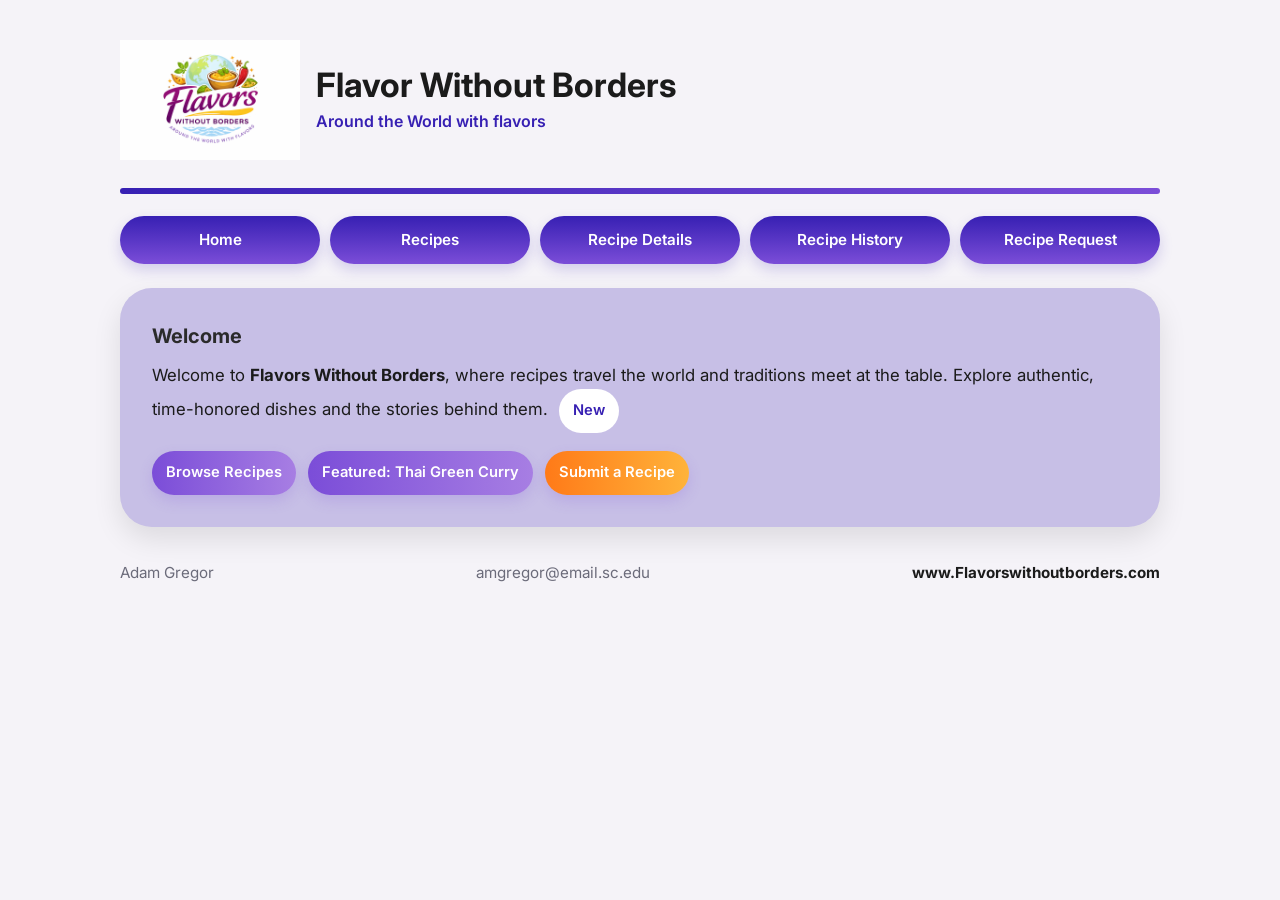
<file: index.html>
<!doctype html>
<html lang="en">
<head>
  <!--
    Author: Adam Gregor
    Course: Web Design
    Assignment: GitHub Pages Site
  -->
  <meta charset="utf-8">
  <meta name="viewport" content="width=device-width, initial-scale=1">
  <title>Flavors Without Borders — Home</title>
  <link rel="stylesheet" href="styles.css">
</head>
<body>
  <div class="container">

    <header class="header">
      <img src="images/flavors-logo.png" alt="Flavors Without Borders Logo" class="logo">
      <div class="header-text">
        <h1 class="site-title">Flavor Without Borders</h1>
        <p class="site-sub">Around the World with flavors</p>
      </div>
    </header>

    <div class="hr" role="separator" aria-hidden="true"></div>

    <nav class="nav" aria-label="Main navigation">
      <a href="index.html" aria-current="page">Home</a>
      <a href="recipes.html">Recipes</a>
      <a href="details.html">Recipe Details</a>
      <a href="history.html">Recipe History</a>
      <a href="request.html">Recipe Request</a>
    </nav>

    <main>
      <section class="round-panel" aria-labelledby="introHeading">
        <h2 id="introHeading" class="section-title">Welcome</h2>
        <p class="lead">
          Welcome to <strong>Flavors Without Borders</strong>, where recipes travel the world and traditions meet at the table.
          Explore authentic, time-honored dishes and the stories behind them.
          <span class="badge-inline">New</span>
        </p>

        <div class="button-row">
          <a class="badge" href="recipes.html">Browse Recipes</a>
          <a class="badge" href="details.html">Featured: Thai Green Curry</a>
          <a class="badge badge-accent" href="request.html">Submit a Recipe</a>
        </div>
      </section>
    </main>

    <footer class="footer">
      <div>Adam Gregor</div>
      <div><a href="mailto:amgregor@email.sc.edu">amgregor@email.sc.edu</a></div>
      <div class="footer-strong">www.Flavorswithoutborders.com</div>
    </footer>

  </div>
</body>
</html>
</file>
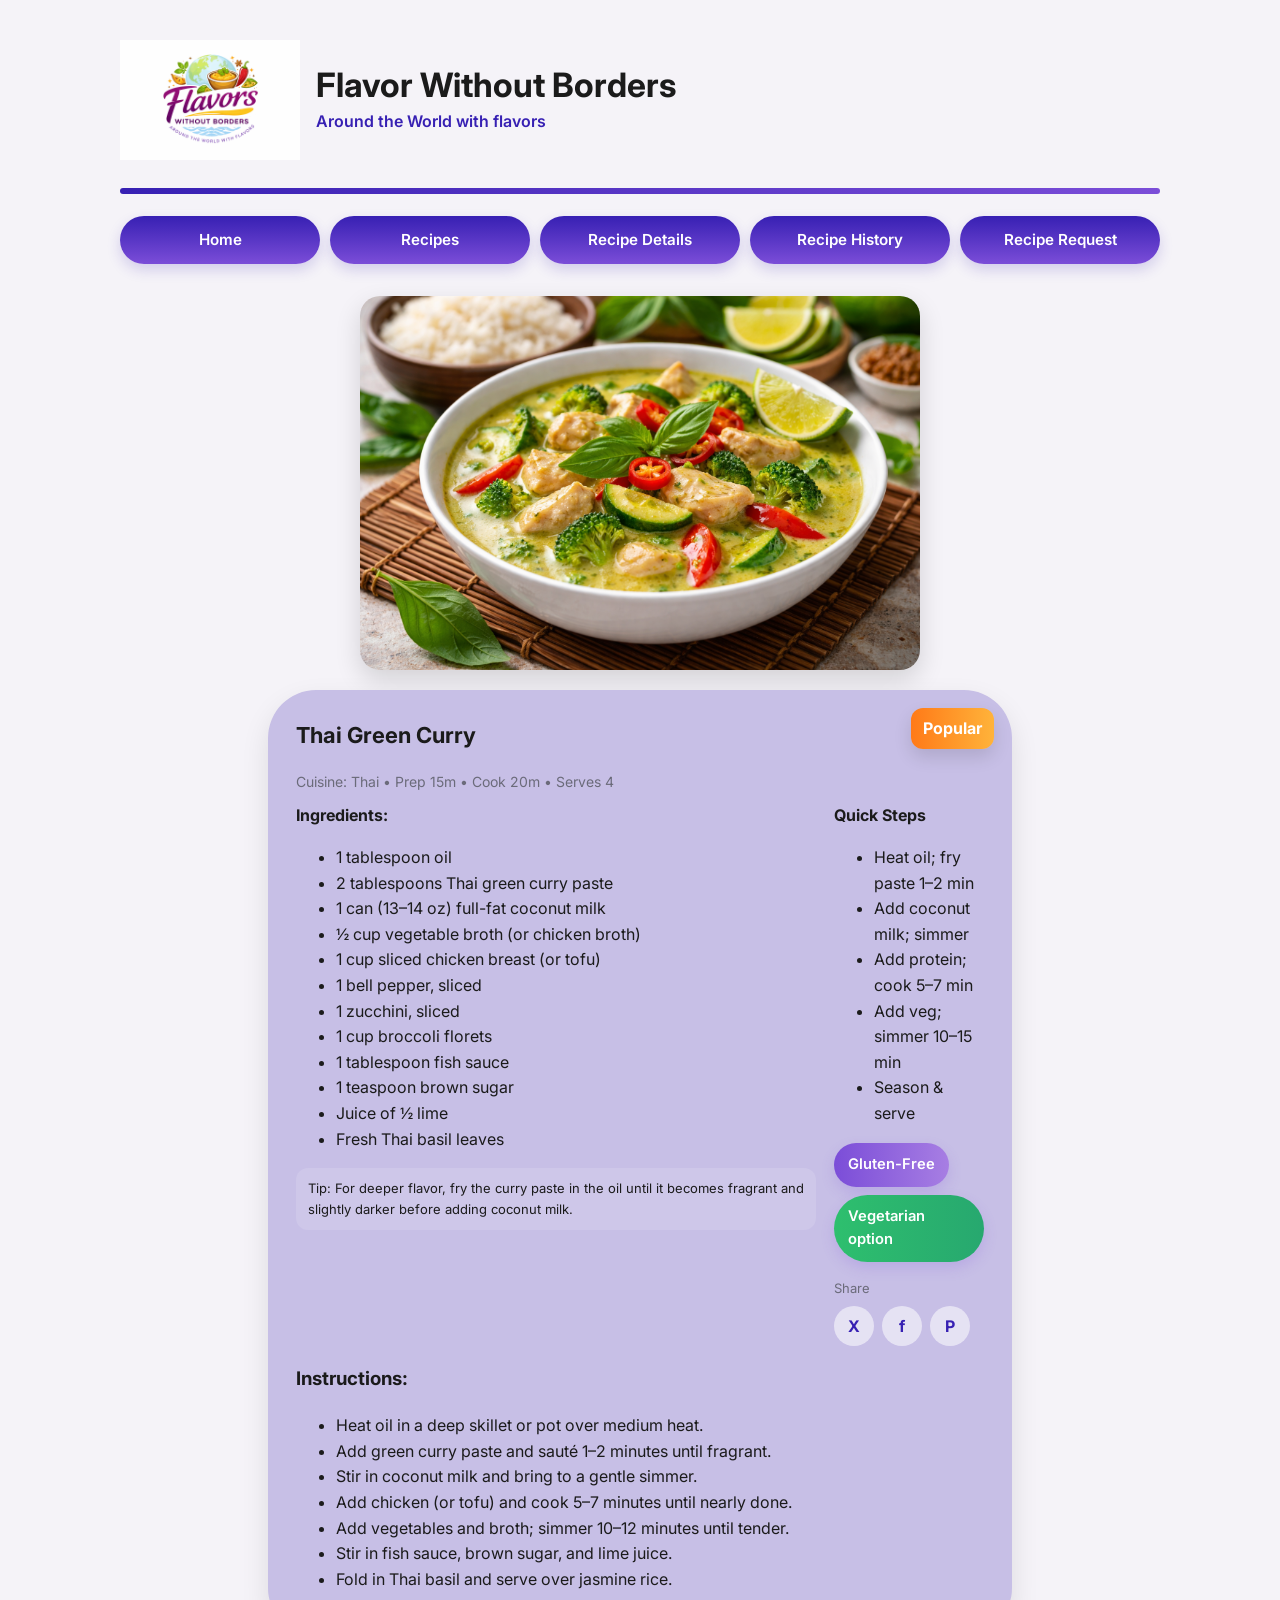
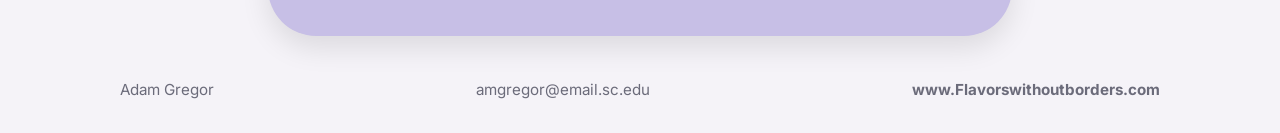
<file: details.html>
<!doctype html>
<html lang="en">
<head>
  <!--
    Author: Adam Gregor
    Course: Web Design
    Assignment: GitHub Pages Site
  -->
  <meta charset="utf-8">
  <meta name="viewport" content="width=device-width,initial-scale=1">
  <title>Recipe Details - Flavors Without Borders</title>
  <link rel="stylesheet" href="styles.css">
  <style>
    /* Internal CSS kept for page-specific tweaks */
    .details-container{
      max-width:760px;
      margin:0 auto;
      padding:8px;
    }
    /* wider but controlled image */
    .recipe-image{
      width:560px;
      max-width:90%;
      display:block;
      margin:0 auto 20px;
      border-radius:20px;
      box-shadow:0 10px 26px rgba(0,0,0,0.14);
      transition: transform .18s ease, filter .18s ease;
    }
    .recipe-image:hover{ transform:scale(1.01); filter:brightness(.99); }

    .details-card{
      background:#c7bfe6;
      padding:28px;
      border-radius:48px;
      position:relative;
      overflow:hidden;
    }
    .details-card h2{ margin-top:0; font-size:22px; }
    .details-meta{ color:var(--muted); margin-bottom:10px; font-size:14px; }

    .card-columns{
      display:grid;
      grid-template-columns: 1fr 150px;
      gap:18px;
      align-items:start;
    }
    @media (max-width:780px){
      .card-columns{ grid-template-columns: 1fr; }
    }

    @keyframes popIn {
      from { transform: translateY(6px); opacity:0 }
      to { transform: translateY(0); opacity:1 }
    }
    .details-card ul li{ animation: popIn .22s ease both; }
    .details-card ul li:nth-child(odd){ animation-delay: .04s; }
    .details-card ul li:nth-child(even){ animation-delay: .08s; }
  </style>
</head>
<body>
  <div class="container">

    <header class="header">
      <img src="images/flavors-logo.png" class="logo" alt="Flavors Without Borders Logo">
      <div>
        <h1 class="site-title" style="margin:0;">Flavor Without Borders</h1>
        <div class="site-sub">Around the World with flavors</div>
      </div>
    </header>

    <div class="hr" role="separator" aria-hidden="true"></div>

    <nav class="nav" aria-label="Main navigation">
      <a href="index.html">Home</a>
      <a href="recipes.html">Recipes</a>
      <a href="details.html">Recipe Details</a>
      <a href="history.html">Recipe History</a>
      <a href="request.html">Recipe Request</a>
    </nav>

    <main class="details-container" role="main" aria-labelledby="detailHeading">
      <!-- image now sourced from images/ -->
      <img src="images/thai-curry.png" class="recipe-image" alt="Thai Green Curry">

      <div class="details-card" aria-labelledby="detailHeading">
        <div class="feature-label" style="position:absolute; right:18px; top:18px; background:linear-gradient(90deg,#ff7a18,#ffb33a); color:#fff; padding:8px 12px; border-radius:12px; font-weight:700; box-shadow:0 8px 18px rgba(0,0,0,0.12);">Popular</div>

        <h2 id="detailHeading">Thai Green Curry</h2>
        <div class="details-meta">Cuisine: Thai • Prep 15m • Cook 20m • Serves 4</div>

        <div class="card-columns">
          <div>
            <strong>Ingredients:</strong>
            <ul>
              <li>1 tablespoon oil</li>
              <li>2 tablespoons Thai green curry paste</li>
              <li>1 can (13–14 oz) full-fat coconut milk</li>
              <li>½ cup vegetable broth (or chicken broth)</li>
              <li>1 cup sliced chicken breast (or tofu)</li>
              <li>1 bell pepper, sliced</li>
              <li>1 zucchini, sliced</li>
              <li>1 cup broccoli florets</li>
              <li>1 tablespoon fish sauce</li>
              <li>1 teaspoon brown sugar</li>
              <li>Juice of ½ lime</li>
              <li>Fresh Thai basil leaves</li>
            </ul>

            <div class="tip" style="background: rgba(255,255,255,0.12); padding:10px 12px; border-radius:12px; font-size:13px; margin-top:12px;">
              Tip: For deeper flavor, fry the curry paste in the oil until it becomes fragrant and slightly darker before adding coconut milk.
            </div>
          </div>

          <aside>
            <strong>Quick Steps</strong>
            <ul>
              <li>Heat oil; fry paste 1–2 min</li>
              <li>Add coconut milk; simmer</li>
              <li>Add protein; cook 5–7 min</li>
              <li>Add veg; simmer 10–15 min</li>
              <li>Season & serve</li>
            </ul>

            <div style="margin-top:12px;">
              <div class="badge">Gluten-Free</div>
              <div class="badge" style="background:linear-gradient(90deg,#2ebf6e,#27a86f); margin-top:8px;">Vegetarian option</div>
            </div>

            <div style="margin-top:16px;">
              <div style="font-size:13px; color:var(--muted);">Share</div>
              <div class="social-row" style="margin-top:8px;">
                <a href="#" title="Share on X">X</a>
                <a href="#" title="Share on Facebook">f</a>
                <a href="#" title="Share on Pinterest">P</a>
              </div>
            </div>
          </aside>
        </div>

        <h3 style="margin-top:18px">Instructions:</h3>
        <ul>
          <li>Heat oil in a deep skillet or pot over medium heat.</li>
          <li>Add green curry paste and sauté 1–2 minutes until fragrant.</li>
          <li>Stir in coconut milk and bring to a gentle simmer.</li>
          <li>Add chicken (or tofu) and cook 5–7 minutes until nearly done.</li>
          <li>Add vegetables and broth; simmer 10–12 minutes until tender.</li>
          <li>Stir in fish sauce, brown sugar, and lime juice.</li>
          <li>Fold in Thai basil and serve over jasmine rice.</li>
        </ul>

      </div>
    </main>

    <footer class="footer">
      <div>Adam Gregor</div>
      <div>amgregor@email.sc.edu</div>
      <div style="font-weight:700">www.Flavorswithoutborders.com</div>
    </footer>

  </div>
</body>
</html>
</file>
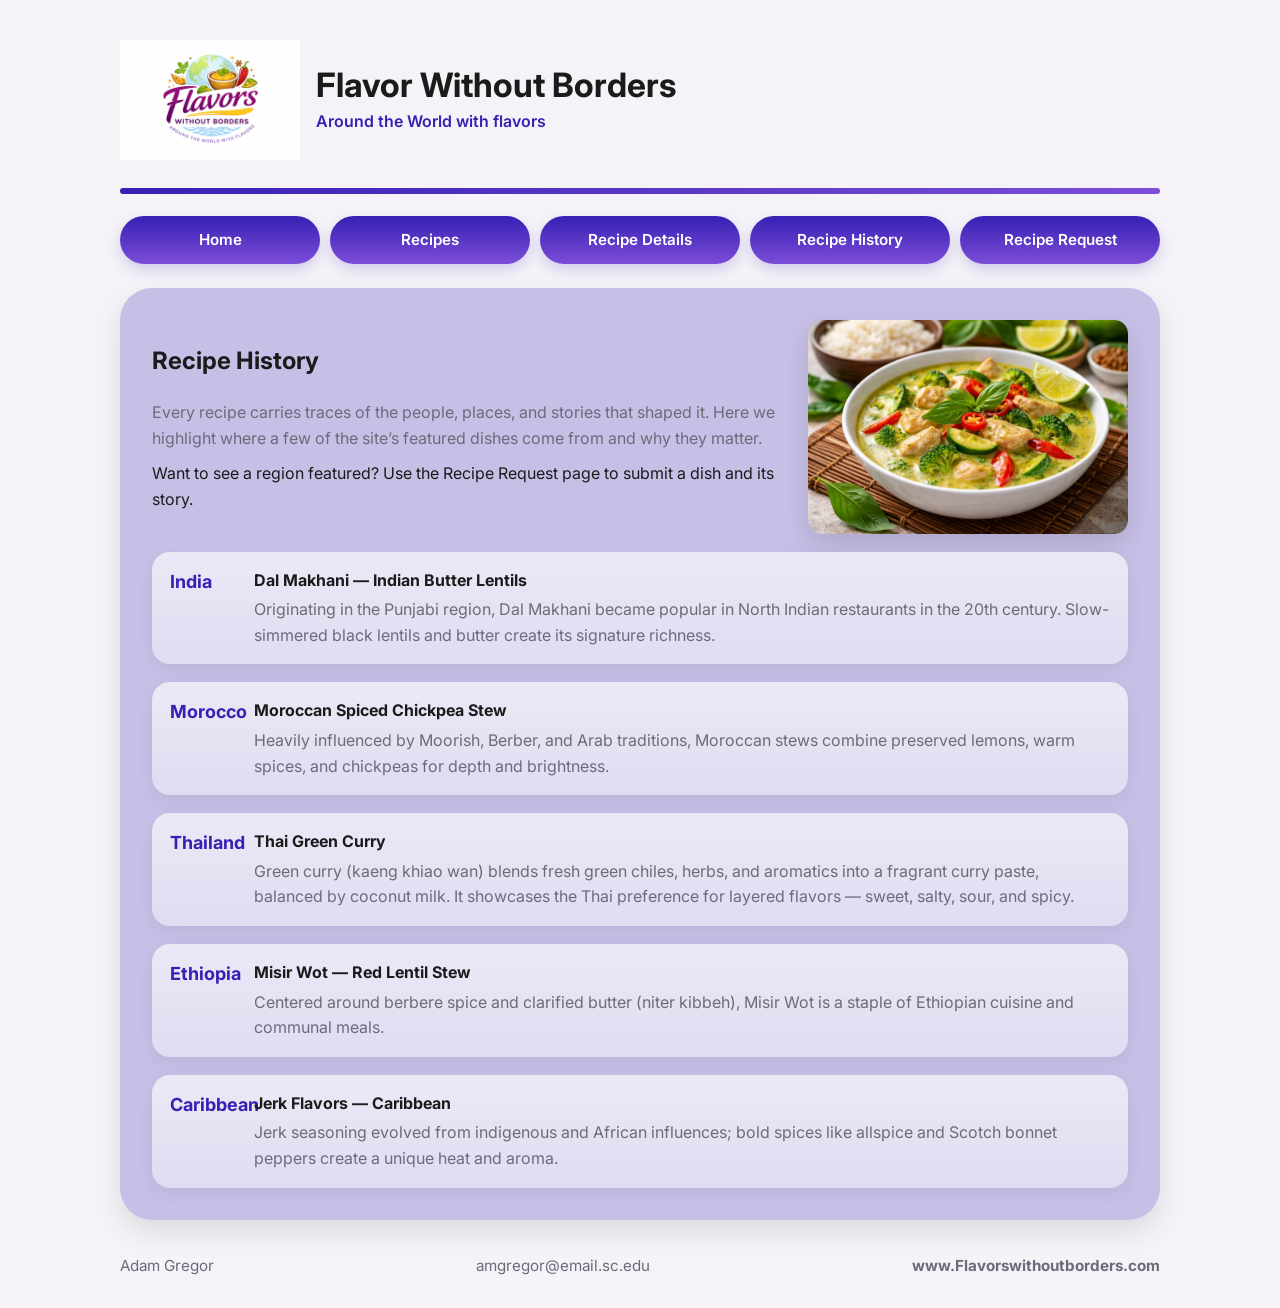
<file: history.html>
<!doctype html>
<html lang="en">
<head>
  <!--
    Author: Adam Gregor
    Course: Web Design
    Assignment: GitHub Pages Site
  -->
  <meta charset="utf-8">
  <meta name="viewport" content="width=device-width,initial-scale=1">
  <title>Recipe History - Flavors Without Borders</title>
  <link rel="stylesheet" href="styles.css">
  <style>
    /* small page-specific tweaks for the timeline */
    .timeline{
      display:grid;
      gap:18px;
      margin-top:12px;
    }
    .timeline-item{
      background:linear-gradient(180deg, rgba(255,255,255,0.65), rgba(255,255,255,0.45));
      border-radius:18px;
      padding:16px 18px;
      box-shadow:0 6px 18px rgba(0,0,0,0.06);
      display:flex;
      gap:12px;
      align-items:flex-start;
    }
    .timeline-item .year{
      font-weight:700;
      color:var(--purple);
      min-width:72px;
      font-size:18px;
      text-align:left;
    }
    .timeline-item .content{
      color:var(--text);
    }
    .history-hero{
      display:flex;
      gap:18px;
      align-items:center;
      margin-bottom:18px;
    }
    .history-hero img{
      width:320px;
      max-width:42%;
      border-radius:14px;
      box-shadow:0 10px 26px rgba(0,0,0,0.12);
    }
    @media (max-width:900px){
      .history-hero{ flex-direction:column; }
      .history-hero img{ max-width:100%; width:100%; }
    }
  </style>
</head>
<body>
  <div class="container">

    <header class="header">
      <img src="images/flavors-logo.png" class="logo" alt="Flavors Without Borders Logo">
      <div>
        <h1 class="site-title" style="margin:0;">Flavor Without Borders</h1>
        <div class="site-sub">Around the World with flavors</div>
      </div>
    </header>

    <div class="hr" aria-hidden="true"></div>

    <nav class="nav" aria-label="Main navigation">
      <a href="index.html">Home</a>
      <a href="recipes.html">Recipes</a>
      <a href="details.html">Recipe Details</a>
      <a href="history.html">Recipe History</a>
      <a href="request.html">Recipe Request</a>
    </nav>

    <main class="round-panel" aria-labelledby="historyHeading">
      <div class="history-hero">
        <div>
          <h2 id="historyHeading" style="margin-top:0;">Recipe History</h2>
          <p style="line-height:1.6; color:var(--muted); margin-bottom:10px;">
            Every recipe carries traces of the people, places, and stories that shaped it.
            Here we highlight where a few of the site’s featured dishes come from and why they matter.
          </p>
          <p style="margin:0;">
            Want to see a region featured? Use the Recipe Request page to submit a dish and its story.
          </p>
        </div>

        <img src="images/thai-curry.png" alt="Thai green curry in a bowl">
      </div>

      <section class="timeline" aria-label="Culinary timeline">
        <article class="timeline-item">
          <div class="year">India</div>
          <div class="content">
            <strong>Dal Makhani — Indian Butter Lentils</strong>
            <div style="color:var(--muted); margin-top:4px;">
              Originating in the Punjabi region, Dal Makhani became popular in North Indian restaurants in the 20th century.
              Slow-simmered black lentils and butter create its signature richness.
            </div>
          </div>
        </article>

        <article class="timeline-item">
          <div class="year">Morocco</div>
          <div class="content">
            <strong>Moroccan Spiced Chickpea Stew</strong>
            <div style="color:var(--muted); margin-top:4px;">
              Heavily influenced by Moorish, Berber, and Arab traditions, Moroccan stews combine preserved lemons, warm spices,
              and chickpeas for depth and brightness.
            </div>
          </div>
        </article>

        <article class="timeline-item">
          <div class="year">Thailand</div>
          <div class="content">
            <strong>Thai Green Curry</strong>
            <div style="color:var(--muted); margin-top:4px;">
              Green curry (kaeng khiao wan) blends fresh green chiles, herbs, and aromatics into a fragrant curry paste,
              balanced by coconut milk. It showcases the Thai preference for layered flavors — sweet, salty, sour, and spicy.
            </div>
          </div>
        </article>

        <article class="timeline-item">
          <div class="year">Ethiopia</div>
          <div class="content">
            <strong>Misir Wot — Red Lentil Stew</strong>
            <div style="color:var(--muted); margin-top:4px;">
              Centered around berbere spice and clarified butter (niter kibbeh), Misir Wot is a staple of Ethiopian cuisine and communal meals.
            </div>
          </div>
        </article>

        <article class="timeline-item">
          <div class="year">Caribbean</div>
          <div class="content">
            <strong>Jerk Flavors — Caribbean</strong>
            <div style="color:var(--muted); margin-top:4px;">
              Jerk seasoning evolved from indigenous and African influences; bold spices like allspice and Scotch bonnet peppers create a unique heat and aroma.
            </div>
          </div>
        </article>

      </section>
    </main>

    <footer class="footer">
      <div>Adam Gregor</div>
      <div>amgregor@email.sc.edu</div>
      <div style="font-weight:700">www.Flavorswithoutborders.com</div>
    </footer>

  </div>
</body>
</html>
</file>
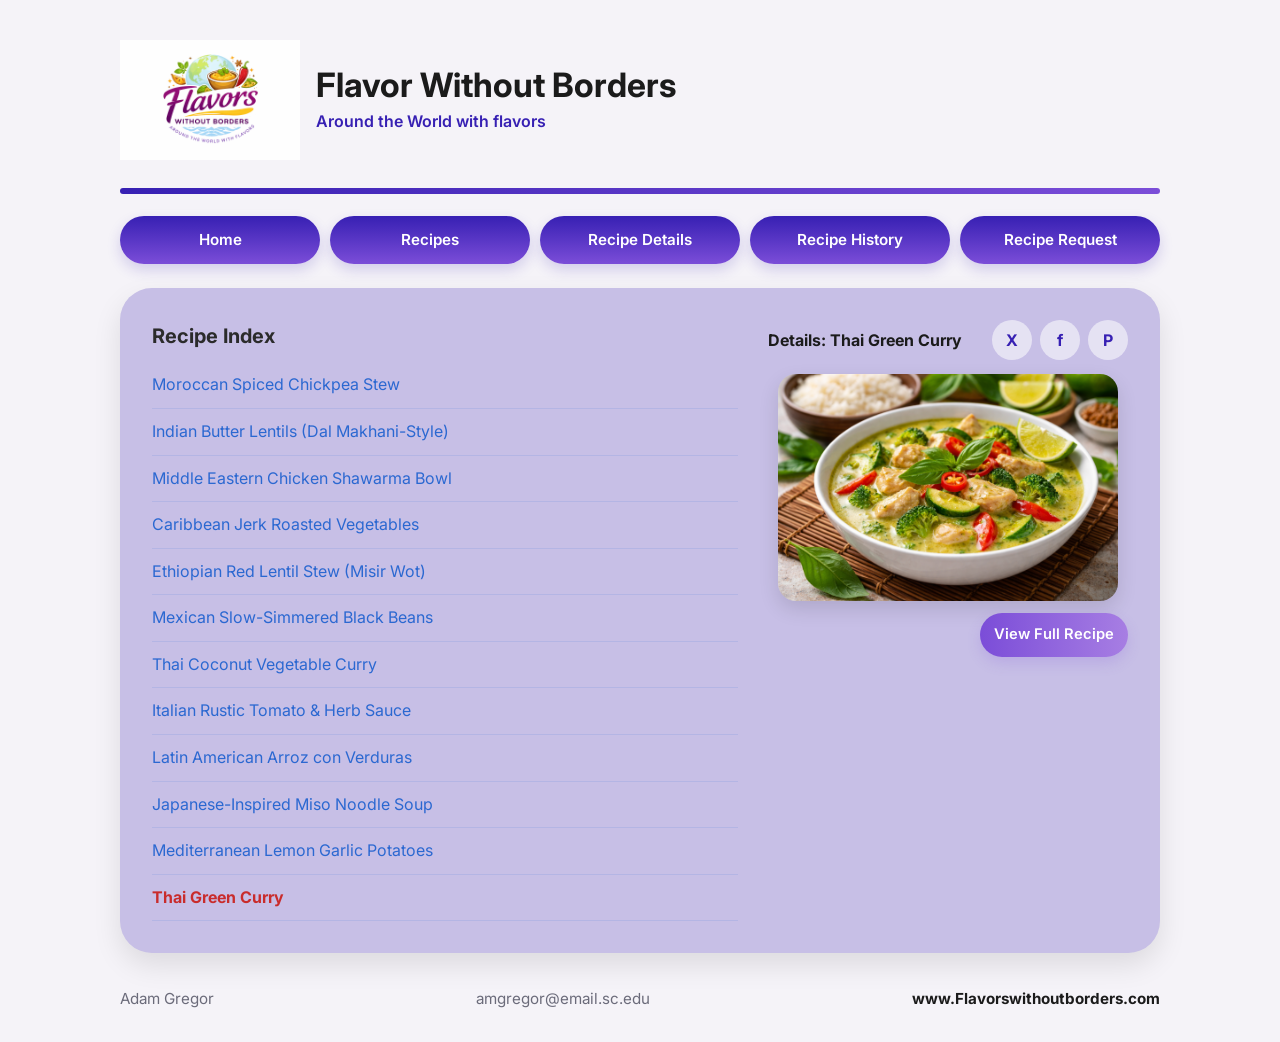
<file: recipes.html>
<!doctype html>
<html lang="en">
<head>
  <!--
    Author: Adam Gregor
    Course: Web Design
    Assignment: GitHub Pages Site
  -->
  <meta charset="utf-8">
  <meta name="viewport" content="width=device-width, initial-scale=1">
  <title>Recipes - Flavors Without Borders</title>
  <link rel="stylesheet" href="styles.css">
</head>
<body>
  <div class="container">

    <header class="header">
      <img src="images/flavors-logo.png" alt="Flavors Without Borders Logo" class="logo">
      <div class="header-text">
        <h1 class="site-title">Flavor Without Borders</h1>
        <p class="site-sub">Around the World with flavors</p>
      </div>
    </header>

    <div class="hr" role="separator" aria-hidden="true"></div>

    <nav class="nav" aria-label="Main navigation">
      <a href="index.html">Home</a>
      <a href="recipes.html" aria-current="page">Recipes</a>
      <a href="details.html">Recipe Details</a>
      <a href="history.html">Recipe History</a>
      <a href="request.html">Recipe Request</a>
    </nav>

    <main class="round-panel columns" aria-labelledby="recipesHeading">
      <aside class="recipe-list" aria-labelledby="recipesHeading">
        <h2 id="recipesHeading" class="section-title">Recipe Index</h2>
        <ul>
          <li>Moroccan Spiced Chickpea Stew</li>
          <li>Indian Butter Lentils (Dal Makhani-Style)</li>
          <li>Middle Eastern Chicken Shawarma Bowl</li>
          <li>Caribbean Jerk Roasted Vegetables</li>
          <li>Ethiopian Red Lentil Stew (Misir Wot)</li>
          <li>Mexican Slow-Simmered Black Beans</li>
          <li>Thai Coconut Vegetable Curry</li>
          <li>Italian Rustic Tomato &amp; Herb Sauce</li>
          <li>Latin American Arroz con Verduras</li>
          <li>Japanese-Inspired Miso Noodle Soup</li>
          <li>Mediterranean Lemon Garlic Potatoes</li>
          <li class="active">Thai Green Curry</li>
        </ul>
      </aside>

      <section class="preview" aria-labelledby="previewHeading">
        <div class="preview-top">
          <div id="previewHeading" class="preview-title">Details: Thai Green Curry</div>
          <div class="social-row" aria-hidden="true">
            <a href="#" title="Share on X">X</a>
            <a href="#" title="Share on Facebook">f</a>
            <a href="#" title="Share on Pinterest">P</a>
          </div>
        </div>

        <img src="images/thai-curry.png" alt="Thai Green Curry" class="preview-image">

        <div class="preview-actions">
          <a href="details.html" class="badge">View Full Recipe</a>
        </div>
      </section>
    </main>

    <footer class="footer">
      <div>Adam Gregor</div>
      <div><a href="mailto:amgregor@email.sc.edu">amgregor@email.sc.edu</a></div>
      <div class="footer-strong">www.Flavorswithoutborders.com</div>
    </footer>

  </div>
</body>
</html>
</file>
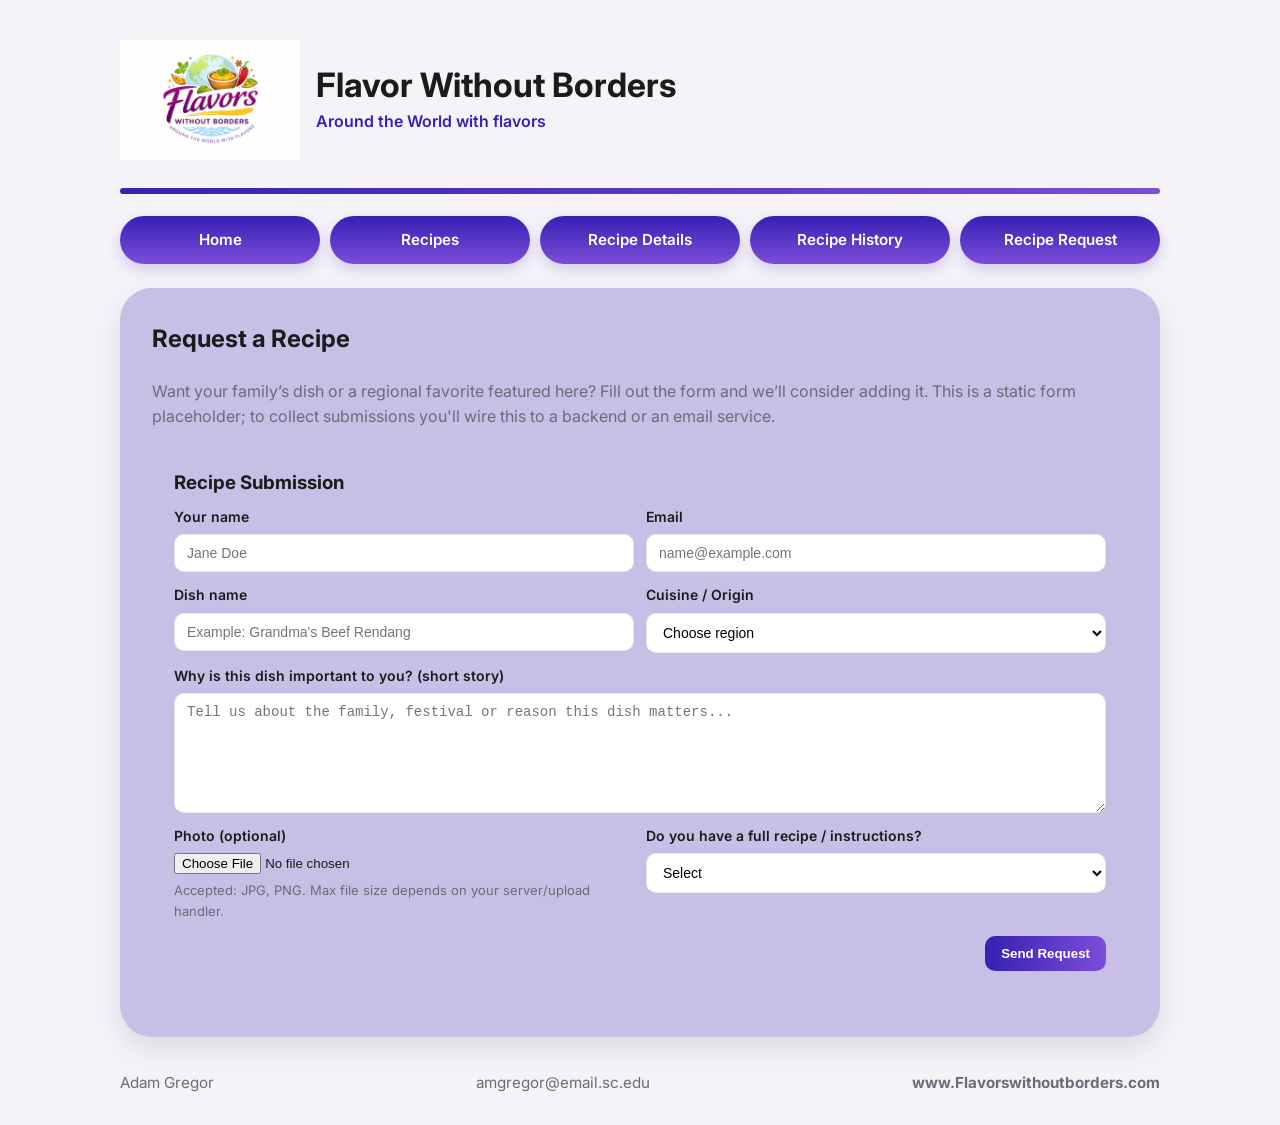
<file: request.html>
<!doctype html>
<html lang="en">
<head>
  <!--
    Author: Adam Gregor
    Course: Web Design
    Assignment: GitHub Pages Site
  -->
  <meta charset="utf-8">
  <meta name="viewport" content="width=device-width,initial-scale=1">
  <title>Recipe Request - Flavors Without Borders</title>
  <link rel="stylesheet" href="styles.css">
  <style>
    /* form-specific styles kept internal for the page */
    .request-panel{
      background:var(--lavender);
      border-radius:24px;
      padding:22px;
    }
    .form-row{
      display:flex;
      gap:12px;
      margin-bottom:12px;
    }
    .form-row .field{
      flex:1;
      display:flex;
      flex-direction:column;
    }
    label{ font-size:14px; font-weight:600; margin-bottom:6px; color:var(--text); }
    input[type="text"], input[type="email"], textarea, select{
      padding:10px 12px;
      border-radius:10px;
      border:1px solid rgba(0,0,0,0.08);
      font-size:14px;
      background:white;
    }
    textarea{ min-height:120px; resize:vertical; }
    .submit-row{ display:flex; justify-content:flex-end; margin-top:14px; }
    .btn{
      padding:10px 16px;
      border-radius:10px;
      border:none;
      background:linear-gradient(90deg,var(--purple),var(--purple-light));
      color:white;
      font-weight:700;
      cursor:pointer;
    }
    .help{ font-size:13px; color:var(--muted); margin-top:6px; }
    @media (max-width:780px){
      .form-row{ flex-direction:column; }
    }
  </style>
</head>
<body>
  <div class="container">

    <header class="header">
      <img src="images/flavors-logo.png" class="logo" alt="Flavors Without Borders Logo">
      <div>
        <h1 class="site-title" style="margin:0;">Flavor Without Borders</h1>
        <div class="site-sub">Around the World with flavors</div>
      </div>
    </header>

    <div class="hr" aria-hidden="true"></div>

    <nav class="nav" aria-label="Main navigation">
      <a href="index.html">Home</a>
      <a href="recipes.html">Recipes</a>
      <a href="details.html">Recipe Details</a>
      <a href="history.html">Recipe History</a>
      <a href="request.html">Recipe Request</a>
    </nav>

    <main class="round-panel" aria-labelledby="requestHeading">
      <h2 id="requestHeading" style="margin-top:0;">Request a Recipe</h2>
      <p style="color:var(--muted); line-height:1.6;">
        Want your family’s dish or a regional favorite featured here? Fill out the form and we’ll consider adding it.
        This is a static form placeholder; to collect submissions you'll wire this to a backend or an email service.
      </p>

      <section class="request-panel" aria-labelledby="formHeading">
        <h3 id="formHeading" style="margin-top:0; margin-bottom:8px;">Recipe Submission</h3>

        <form id="recipeRequest" action="#" method="post" enctype="multipart/form-data">
          <div class="form-row">
            <div class="field">
              <label for="name">Your name</label>
              <input id="name" name="name" type="text" placeholder="Jane Doe" required>
            </div>
            <div class="field">
              <label for="email">Email</label>
              <input id="email" name="email" type="email" placeholder="name@example.com" required>
            </div>
          </div>

          <div class="form-row">
            <div class="field">
              <label for="dish">Dish name</label>
              <input id="dish" name="dish" type="text" placeholder="Example: Grandma's Beef Rendang" required>
            </div>
            <div class="field">
              <label for="origin">Cuisine / Origin</label>
              <select id="origin" name="origin">
                <option value="">Choose region</option>
                <option>Thai</option>
                <option>Indian</option>
                <option>Moroccan</option>
                <option>Caribbean</option>
                <option>Latin American</option>
                <option>Other</option>
              </select>
            </div>
          </div>

          <div class="form-row">
            <div class="field" style="flex:1 1 100%;">
              <label for="story">Why is this dish important to you? (short story)</label>
              <textarea id="story" name="story" placeholder="Tell us about the family, festival or reason this dish matters..." required></textarea>
            </div>
          </div>

          <div class="form-row">
            <div class="field">
              <label for="photo">Photo (optional)</label>
              <input id="photo" name="photo" type="file" accept="image/*">
              <div class="help">Accepted: JPG, PNG. Max file size depends on your server/upload handler.</div>
            </div>

            <div class="field">
              <label for="instructions">Do you have a full recipe / instructions?</label>
              <select id="instructions" name="instructions">
                <option value="">Select</option>
                <option value="yes">Yes — include with submission</option>
                <option value="no">No — I'd like help formatting</option>
              </select>
            </div>
          </div>

          <div class="submit-row">
            <button type="submit" class="btn">Send Request</button>
          </div>

          <div style="margin-top:12px; color:var(--muted); font-size:13px;">
            
          </div>
        </form>
      </section>
    </main>

    <footer class="footer">
      <div>Adam Gregor</div>
      <div>amgregor@email.sc.edu</div>
      <div style="font-weight:700">www.Flavorswithoutborders.com</div>
    </footer>

  </div>

  <!-- JavaScript for Form Validation -->
  <script>
    document.addEventListener("DOMContentLoaded", function () {
      const form = document.getElementById("recipeRequest");
      const nameInput = document.getElementById("name");
      const emailInput = document.getElementById("email");
      const dishInput = document.getElementById("dish");

      form.addEventListener("submit", function (event) {
        const errors = [];

        // Name Validation
        if (nameInput.value.length < 3) {
          errors.push("Name must be at least 3 characters long.");
        }

        // Email Validation
        const emailRegex = /^[^\s@]+@[^\s@]+\.[^\s@]+$/;
        if (!emailRegex.test(emailInput.value)) {
          errors.push("Please enter a valid email address.");
        }

        // Dish Validation
        if (dishInput.value.length < 3) {
          errors.push("Dish name must be at least 3 characters long.");
        }

        // If errors exist, prevent form submission and show errors
        if (errors.length > 0) {
          event.preventDefault();
          alert(errors.join("\n"));
        }
      });
    });
  </script>

</body>
</html>
</file>
<file: styles.css>
@import url('https://fonts.googleapis.com/css2?family=Inter:wght@400;500;600;700&display=swap');

:root{
  --bg:#f5f3f8;
  --panel:#c7bfe6;
  --purple:#3720b3;
  --purple-light:#7b4dd8;
  --text:#1b1b1b;
  --muted:#6b6b7a;
  --white:#ffffff;
  --shadow:0 12px 28px rgba(0,0,0,0.10);
  --radius-lg:32px;
  --radius-md:20px;
}

*,
*::before,
*::after{
  box-sizing:border-box;
}

html{
  overflow-x:hidden;
}

body{
  margin:0;
  font-family:'Inter', sans-serif;
  background:var(--bg);
  color:var(--text);
  line-height:1.6;
  overflow-x:hidden;
}

img{
  max-width:100%;
  height:auto;
  display:block;
}

a{
  color:inherit;
}

.container{
  max-width:1100px;
  margin:0 auto;
  padding:clamp(16px, 3vw, 30px);
}

/* Header */
.header{
  display:flex;
  align-items:center;
  gap:16px;
  padding:10px 0 18px;
}

.logo{
  width:clamp(110px, 18vw, 180px);
  height:auto;
  flex-shrink:0;
}

.header-text{
  min-width:0;
}

.site-title{
  margin:0;
  font-size:clamp(1.5rem, 2.8vw, 2.1rem);
  line-height:1.15;
  font-weight:700;
}

.site-sub{
  margin:4px 0 0;
  font-size:clamp(0.92rem, 1.4vw, 1rem);
  color:var(--purple);
  font-weight:600;
}

/* Divider */
.hr{
  height:6px;
  background:linear-gradient(90deg, var(--purple), var(--purple-light));
  border-radius:999px;
  margin:10px 0 22px;
}

/* Navigation */
.nav{
  display:grid;
  grid-template-columns:repeat(auto-fit, minmax(145px, 1fr));
  gap:10px;
  margin-bottom:24px;
}

.nav a{
  min-height:44px;
  display:flex;
  align-items:center;
  justify-content:center;
  padding:12px 16px;
  background:linear-gradient(180deg, var(--purple), var(--purple-light));
  color:var(--white);
  text-decoration:none;
  border-radius:999px;
  font-weight:600;
  font-size:0.95rem;
  text-align:center;
  transition:transform 0.18s ease, box-shadow 0.18s ease;
  box-shadow:0 6px 14px rgba(55,32,179,0.18);
}

.nav a:hover{
  transform:translateY(-2px);
}

.nav a:focus-visible,
.badge:focus-visible,
.social-row a:focus-visible{
  outline:3px solid rgba(55,32,179,0.35);
  outline-offset:3px;
}

/* Panels */
.round-panel,
.details-card{
  background:var(--panel);
  border-radius:var(--radius-lg);
  padding:clamp(20px, 4vw, 32px);
  box-shadow:var(--shadow);
}

.round-panel{
  margin:18px 0;
}

.section-title{
  margin:0 0 10px;
  font-size:clamp(1.1rem, 2vw, 1.25rem);
  color:#2b2b2b;
}

.lead{
  margin:0;
  font-size:clamp(1rem, 1.8vw, 1.05rem);
}

.button-row{
  display:flex;
  flex-wrap:wrap;
  gap:12px;
  margin-top:18px;
}

.badge,
.badge-inline{
  display:inline-flex;
  align-items:center;
  justify-content:center;
  padding:10px 14px;
  border-radius:999px;
  font-size:0.92rem;
  font-weight:600;
}

.badge{
  background:linear-gradient(90deg, var(--purple-light), #a77ee3);
  color:var(--white);
  text-decoration:none;
  min-height:44px;
  box-shadow:0 6px 14px rgba(123,77,216,0.18);
}

.badge-accent{
  background:linear-gradient(90deg, #ff7a18, #ffb33a);
}

.badge-inline{
  background:#ffffff;
  color:var(--purple);
  margin-left:6px;
}

/* Recipe layout */
.columns{
  display:grid;
  grid-template-columns:minmax(0, 1fr) minmax(280px, 360px);
  gap:clamp(18px, 3vw, 30px);
  align-items:start;
}

.recipe-list ul{
  list-style:none;
  padding:0;
  margin:0;
}

.recipe-list li{
  padding:10px 0;
  color:#2b68d1;
  border-bottom:1px solid rgba(43,104,209,0.12);
  transition:color 0.18s ease, transform 0.18s ease;
}

.recipe-list li:hover{
  color:var(--purple-light);
  transform:translateX(4px);
}

.recipe-list li.active{
  color:#c92c2c;
  font-weight:700;
}

.preview{
  min-width:0;
}

.preview-top{
  display:flex;
  align-items:center;
  justify-content:space-between;
  gap:12px;
  width:100%;
}

.preview-title{
  font-weight:700;
  color:var(--text);
  font-size:1rem;
}

.social-row{
  display:flex;
  gap:8px;
  flex-wrap:wrap;
}

.social-row a{
  width:40px;
  height:40px;
  display:inline-flex;
  align-items:center;
  justify-content:center;
  border-radius:999px;
  background:rgba(255,255,255,0.55);
  color:var(--purple);
  text-decoration:none;
  font-weight:700;
}

.preview-image{
  width:min(100%, 340px);
  margin:14px auto 0;
  border-radius:18px;
  box-shadow:0 8px 20px rgba(0,0,0,0.12);
}

.preview-actions{
  display:flex;
  justify-content:flex-end;
  margin-top:12px;
}

/* Footer */
.footer{
  display:flex;
  justify-content:space-between;
  gap:12px;
  flex-wrap:wrap;
  margin-top:34px;
  font-size:0.95rem;
  color:var(--muted);
}

.footer a{
  text-decoration:none;
}

.footer-strong{
  font-weight:700;
  color:var(--text);
}

/* Responsive adjustments */
@media (max-width: 900px){
  .columns{
    grid-template-columns:1fr;
  }

  .preview-top{
    align-items:flex-start;
    flex-direction:column;
  }

  .preview-actions{
    justify-content:flex-start;
  }
}

@media (max-width: 700px){
  .header{
    flex-direction:column;
    align-items:flex-start;
  }

  .nav{
    grid-template-columns:1fr 1fr;
  }

  .round-panel,
  .details-card{
    border-radius:24px;
  }

  .footer{
    flex-direction:column;
    align-items:flex-start;
  }
}

@media (max-width: 480px){
  .container{
    padding:14px;
  }

  .nav{
    grid-template-columns:1fr;
  }

  .nav a,
  .badge{
    width:100%;
  }

  .button-row{
    flex-direction:column;
  }

  .preview-image{
    width:100%;
  }
}
</file>
